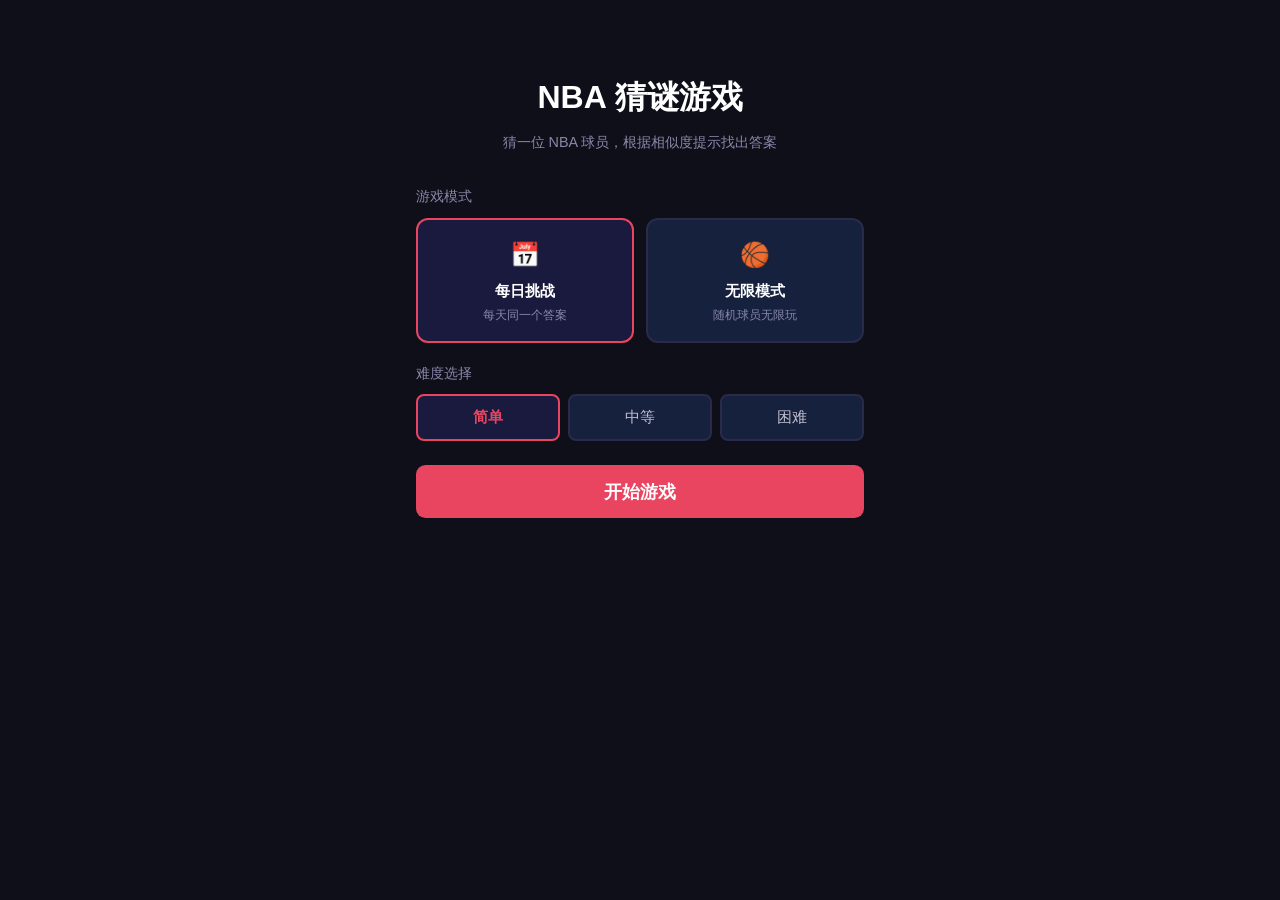
<file: docs/index.html>
<!DOCTYPE html>
<html lang="zh-CN">
<head>
  <meta charset="UTF-8">
  <meta name="viewport" content="width=device-width, initial-scale=1.0, user-scalable=no">
  <title>NBA 猜谜游戏</title>
  <link rel="stylesheet" href="css/style.css">
</head>
<body>
  <div id="app">
    <!-- Home Screen -->
    <div id="home-screen" class="screen active">
      <div class="home-content">
        <h1 class="home-title">NBA 猜谜游戏</h1>
        <p class="home-subtitle">猜一位 NBA 球员，根据相似度提示找出答案</p>

        <div class="section-label">游戏模式</div>
        <div class="mode-selector" id="mode-selector">
          <div class="mode-card selected" data-mode="daily">
            <span class="mode-icon">&#128197;</span>
            <span class="mode-name">每日挑战</span>
            <span class="mode-desc">每天同一个答案</span>
          </div>
          <div class="mode-card" data-mode="unlimited">
            <span class="mode-icon">&#127936;</span>
            <span class="mode-name">无限模式</span>
            <span class="mode-desc">随机球员无限玩</span>
          </div>
        </div>

        <div class="section-label">难度选择</div>
        <div class="difficulty-selector" id="difficulty-selector">
          <button class="diff-btn selected" data-diff="1">简单</button>
          <button class="diff-btn" data-diff="2">中等</button>
          <button class="diff-btn" data-diff="3">困难</button>
        </div>

        <button id="start-btn" class="btn-primary">开始游戏</button>
      </div>
    </div>

    <!-- Game Screen -->
    <div id="game-screen" class="screen">
      <div class="game-header">
        <button id="back-home-btn" class="btn-text">&#8592; 返回</button>
        <span id="mode-label" class="mode-label"></span>
        <button id="give-up-btn" class="btn-give-up">放弃</button>
        <button id="new-game-btn" class="btn-text">新游戏</button>
      </div>

      <div class="game-body">
        <div class="guess-input-area">
          <div class="input-wrapper">
            <input
              id="player-input"
              type="text"
              class="player-input"
              placeholder="输入球员名称（中英文皆可）..."
              autocomplete="off"
              autocorrect="off"
              autocapitalize="off"
              spellcheck="false"
            >
            <button id="submit-btn" class="btn-submit">猜测</button>
          </div>
          <div id="autocomplete-dropdown" class="autocomplete-dropdown hidden"></div>
        </div>

        <div id="history-section" class="history-section hidden">
          <h2 class="section-title">猜测历史</h2>
          <div id="history-list" class="history-list"></div>
        </div>

        <div id="success-banner" class="success-banner hidden">
          <div class="success-icon">&#127942;</div>
          <h2>恭喜！你猜对了！</h2>
          <p id="success-player-name" class="success-player-name"></p>
          <p id="success-guess-count" class="success-guess-count"></p>
          <div class="success-buttons">
            <button id="view-result-btn" class="btn-primary">查看详情</button>
            <button id="play-again-btn" class="btn-secondary">再来一局</button>
            <button id="back-home-2-btn" class="btn-text">返回首页</button>
          </div>
        </div>
      </div>
    </div>

    <!-- Result Screen -->
    <div id="result-screen" class="screen">
      <div class="result-header">
        <h1 class="result-title">&#127942; 答案揭晓</h1>
      </div>
      <div id="player-detail-card" class="player-detail-card"></div>
      <p id="guess-count-info" class="guess-count-info"></p>
      <div class="result-buttons">
        <button id="result-play-again" class="btn-primary">再来一局</button>
        <button id="result-back-home" class="btn-secondary">返回首页</button>
      </div>
    </div>
  </div>

  <script type="module" src="js/app.js"></script>
</body>
</html>
</file>
<file: docs/css/style.css>
/* === Reset & Base === */
*, *::before, *::after {
  box-sizing: border-box;
  margin: 0;
  padding: 0;
}

html {
  font-size: 16px;
  -webkit-text-size-adjust: 100%;
}

body {
  font-family: -apple-system, BlinkMacSystemFont, "Segoe UI", Roboto, "Helvetica Neue", Arial, "Noto Sans SC", sans-serif;
  background-color: #0f0f1a;
  color: #e0e0e0;
  line-height: 1.6;
  min-height: 100vh;
  overflow-x: hidden;
  -webkit-tap-highlight-color: transparent;
}

/* === App Container === */
#app {
  max-width: 480px;
  margin: 0 auto;
  padding: 0 1rem;
  min-height: 100vh;
}

/* === Screens === */
.screen {
  display: none;
  padding: 1.5rem 0;
  min-height: 100vh;
}

.screen.active {
  display: block;
}

/* === Home Screen === */
.home-content {
  padding-top: 3rem;
}

.home-title {
  font-size: 2rem;
  font-weight: 700;
  text-align: center;
  color: #ffffff;
  margin-bottom: 0.5rem;
}

.home-subtitle {
  text-align: center;
  color: #8888aa;
  font-size: 0.9rem;
  margin-bottom: 2rem;
}

.section-label {
  font-size: 0.85rem;
  color: #8888aa;
  margin-bottom: 0.6rem;
  margin-top: 1.2rem;
  font-weight: 500;
}

/* Mode Selector */
.mode-selector {
  display: flex;
  gap: 0.75rem;
}

.mode-card {
  flex: 1;
  background: #16213e;
  border: 2px solid #2a2a4a;
  border-radius: 0.75rem;
  padding: 1rem 0.75rem;
  text-align: center;
  cursor: pointer;
  transition: border-color 0.2s, background 0.2s;
  user-select: none;
}

.mode-card:active {
  transform: scale(0.97);
}

.mode-card.selected {
  border-color: #e94560;
  background: #1a1a3e;
}

.mode-icon {
  font-size: 1.5rem;
  display: block;
  margin-bottom: 0.3rem;
}

.mode-name {
  display: block;
  font-size: 0.95rem;
  font-weight: 600;
  color: #ffffff;
  margin-bottom: 0.2rem;
}

.mode-desc {
  display: block;
  font-size: 0.75rem;
  color: #8888aa;
}

/* Difficulty Selector */
.difficulty-selector {
  display: flex;
  gap: 0.5rem;
}

.diff-btn {
  flex: 1;
  padding: 0.7rem 0.5rem;
  background: #16213e;
  border: 2px solid #2a2a4a;
  border-radius: 0.5rem;
  color: #c0c0d0;
  font-size: 0.95rem;
  font-weight: 500;
  cursor: pointer;
  transition: border-color 0.2s, background 0.2s, color 0.2s;
  user-select: none;
}

.diff-btn:active {
  transform: scale(0.97);
}

.diff-btn.selected {
  border-color: #e94560;
  background: #1a1a3e;
  color: #e94560;
  font-weight: 700;
}

/* Primary Button */
.btn-primary {
  display: block;
  width: 100%;
  padding: 0.9rem;
  margin-top: 1.5rem;
  background: #e94560;
  color: #ffffff;
  border: none;
  border-radius: 0.6rem;
  font-size: 1.1rem;
  font-weight: 700;
  cursor: pointer;
  transition: background 0.2s;
  user-select: none;
}

.btn-primary:active {
  background: #c73050;
}

/* Secondary Button */
.btn-secondary {
  display: block;
  width: 100%;
  padding: 0.75rem;
  background: #16213e;
  color: #e0e0e0;
  border: 2px solid #2a2a4a;
  border-radius: 0.6rem;
  font-size: 1rem;
  font-weight: 600;
  cursor: pointer;
  transition: background 0.2s, border-color 0.2s;
  user-select: none;
}

.btn-secondary:active {
  background: #1a1a3e;
  border-color: #e94560;
}

/* Text Button */
.btn-text {
  background: none;
  border: none;
  color: #8888aa;
  font-size: 0.9rem;
  cursor: pointer;
  padding: 0.4rem 0.6rem;
  border-radius: 0.4rem;
  transition: color 0.2s;
  user-select: none;
}

.btn-text:active {
  color: #e94560;
}

.btn-give-up {
  background: rgba(233, 69, 96, 0.15);
  color: #e94560;
  border: 1px solid #e94560;
  border-radius: 0.4rem;
  padding: 0.3rem 0.8rem;
  font-size: 0.8rem;
  cursor: pointer;
  white-space: nowrap;
}

.btn-give-up:active {
  background: rgba(233, 69, 96, 0.3);
}

/* === Game Screen === */
.game-header {
  display: flex;
  align-items: center;
  justify-content: space-between;
  padding-bottom: 1rem;
  border-bottom: 1px solid #2a2a4a;
  margin-bottom: 1.5rem;
}

.mode-label {
  font-size: 0.9rem;
  color: #8888aa;
  font-weight: 500;
}

.game-body {
  display: flex;
  flex-direction: column;
  gap: 1.25rem;
}

/* Input Area */
.guess-input-area {
  position: relative;
}

.input-wrapper {
  display: flex;
  gap: 0.5rem;
}

.player-input {
  flex: 1;
  padding: 0.75rem 1rem;
  background: #16213e;
  border: 2px solid #2a2a4a;
  border-radius: 0.6rem;
  color: #e0e0e0;
  font-size: 1rem;
  outline: none;
  transition: border-color 0.2s;
}

.player-input::placeholder {
  color: #555577;
}

.player-input:focus {
  border-color: #e94560;
}

.btn-submit {
  padding: 0.75rem 1.25rem;
  background: #e94560;
  color: #ffffff;
  border: none;
  border-radius: 0.6rem;
  font-size: 1rem;
  font-weight: 600;
  cursor: pointer;
  white-space: nowrap;
  transition: background 0.2s;
  user-select: none;
}

.btn-submit:active {
  background: #c73050;
}

/* Autocomplete Dropdown */
.autocomplete-dropdown {
  position: absolute;
  top: 100%;
  left: 0;
  right: 0;
  margin-top: 0.25rem;
  background: #16213e;
  border: 1px solid #2a2a4a;
  border-radius: 0.5rem;
  max-height: 15rem;
  overflow-y: auto;
  z-index: 100;
  box-shadow: 0 0.25rem 1rem rgba(0, 0, 0, 0.4);
}

.autocomplete-dropdown.hidden {
  display: none;
}

.autocomplete-item {
  padding: 0.7rem 1rem;
  cursor: pointer;
  font-size: 0.95rem;
  color: #e0e0e0;
  border-bottom: 1px solid #1a1a3a;
  transition: background 0.15s;
  user-select: none;
}

.autocomplete-item:last-child {
  border-bottom: none;
}

.autocomplete-item:active {
  background: #1a1a3e;
}

.autocomplete-item .cn-name {
  font-weight: 600;
  color: #ffffff;
}

.autocomplete-item .en-name {
  font-size: 0.8rem;
  color: #8888aa;
  margin-left: 0.5rem;
}

/* History Section */
.history-section.hidden {
  display: none;
}

.section-title {
  font-size: 1.1rem;
  font-weight: 600;
  color: #c0c0d0;
  margin-bottom: 0.75rem;
  padding-bottom: 0.5rem;
  border-bottom: 1px solid #2a2a4a;
}

.history-list {
  display: flex;
  flex-direction: column;
  gap: 0.5rem;
}

.history-item {
  background: #16213e;
  border: 1px solid #2a2a4a;
  border-radius: 0.6rem;
  padding: 0.75rem 1rem;
  display: flex;
  align-items: center;
  gap: 0.75rem;
}

.history-rank {
  font-size: 0.85rem;
  font-weight: 700;
  color: #8888aa;
  min-width: 1.5rem;
  text-align: center;
  flex-shrink: 0;
}

.history-info {
  flex: 1;
  min-width: 0;
}

.history-name {
  font-size: 0.95rem;
  font-weight: 600;
  color: #ffffff;
  white-space: nowrap;
  overflow: hidden;
  text-overflow: ellipsis;
}

.history-hint {
  font-size: 0.8rem;
  color: #8888aa;
  margin-top: 0.15rem;
}

.history-score {
  font-size: 1rem;
  font-weight: 700;
  flex-shrink: 0;
}

.history-score.hot {
  color: #e94560;
}

.history-score.warm {
  color: #f0a050;
}

.history-score.cool {
  color: #6666aa;
}

/* Success Banner */
.success-banner {
  background: linear-gradient(135deg, #16213e, #1a1a3e);
  border: 2px solid #e94560;
  border-radius: 0.75rem;
  padding: 1.5rem 1.25rem;
  text-align: center;
  margin-top: 0.5rem;
}

.success-banner.hidden {
  display: none;
}

.success-icon {
  font-size: 2.5rem;
  margin-bottom: 0.5rem;
}

.success-banner h2 {
  color: #e94560;
  font-size: 1.3rem;
  margin-bottom: 0.5rem;
}

.success-player-name {
  font-size: 1.1rem;
  font-weight: 600;
  color: #ffffff;
  margin-bottom: 0.3rem;
}

.success-guess-count {
  font-size: 0.9rem;
  color: #8888aa;
  margin-bottom: 1rem;
}

.success-buttons {
  display: flex;
  flex-direction: column;
  gap: 0.5rem;
}

.success-buttons .btn-primary,
.success-buttons .btn-secondary {
  margin-top: 0;
}

/* === Result Screen === */
.result-header {
  text-align: center;
  margin-bottom: 1.5rem;
}

.result-title {
  font-size: 1.5rem;
  font-weight: 700;
  color: #e94560;
}

.player-detail-card {
  background: #16213e;
  border: 1px solid #2a2a4a;
  border-radius: 0.75rem;
  padding: 1.25rem;
}

.detail-name {
  font-size: 1.4rem;
  font-weight: 700;
  color: #ffffff;
  margin-bottom: 0.15rem;
}

.detail-name-en {
  font-size: 0.9rem;
  color: #8888aa;
  margin-bottom: 1rem;
}

.detail-grid {
  display: grid;
  grid-template-columns: 1fr 1fr;
  gap: 0.6rem;
}

.detail-item {
  background: #0f0f1a;
  border-radius: 0.5rem;
  padding: 0.6rem 0.75rem;
}

.detail-item.full-width {
  grid-column: 1 / -1;
}

.detail-label {
  font-size: 0.7rem;
  color: #6666aa;
  text-transform: uppercase;
  margin-bottom: 0.15rem;
}

.detail-value {
  font-size: 0.95rem;
  font-weight: 600;
  color: #e0e0e0;
}

.detail-honors {
  margin-top: 0.75rem;
  display: flex;
  flex-wrap: wrap;
  gap: 0.5rem;
}

.honor-tag {
  background: #1a1a3e;
  border: 1px solid #2a2a4a;
  border-radius: 0.4rem;
  padding: 0.3rem 0.6rem;
  font-size: 0.8rem;
  color: #f0a050;
}

.honor-tag.hof {
  border-color: #e94560;
  color: #e94560;
}

.detail-stats {
  margin-top: 0.75rem;
  display: flex;
  gap: 0.5rem;
}

.stat-item {
  flex: 1;
  background: #0f0f1a;
  border-radius: 0.5rem;
  padding: 0.6rem 0.5rem;
  text-align: center;
}

.stat-value {
  font-size: 1.2rem;
  font-weight: 700;
  color: #e94560;
}

.stat-label {
  font-size: 0.7rem;
  color: #8888aa;
  margin-top: 0.15rem;
}

.guess-count-info {
  text-align: center;
  font-size: 1rem;
  color: #c0c0d0;
  margin: 1rem 0;
}

.guess-count-info span {
  color: #e94560;
  font-weight: 700;
}

.result-buttons {
  display: flex;
  flex-direction: column;
  gap: 0.5rem;
}

.result-buttons .btn-primary,
.result-buttons .btn-secondary {
  margin-top: 0;
}

/* === Toast === */
.toast {
  position: fixed;
  bottom: 2rem;
  left: 50%;
  transform: translateX(-50%);
  background: #1a1a3e;
  color: #e0e0e0;
  padding: 0.75rem 1.5rem;
  border-radius: 0.6rem;
  font-size: 0.9rem;
  font-weight: 500;
  z-index: 9999;
  opacity: 0;
  transition: opacity 0.3s ease;
  box-shadow: 0 0.25rem 1rem rgba(0, 0, 0, 0.5);
  border: 1px solid #2a2a4a;
  max-width: 90vw;
  text-align: center;
  pointer-events: none;
}

.toast.show {
  opacity: 1;
}
</file>
